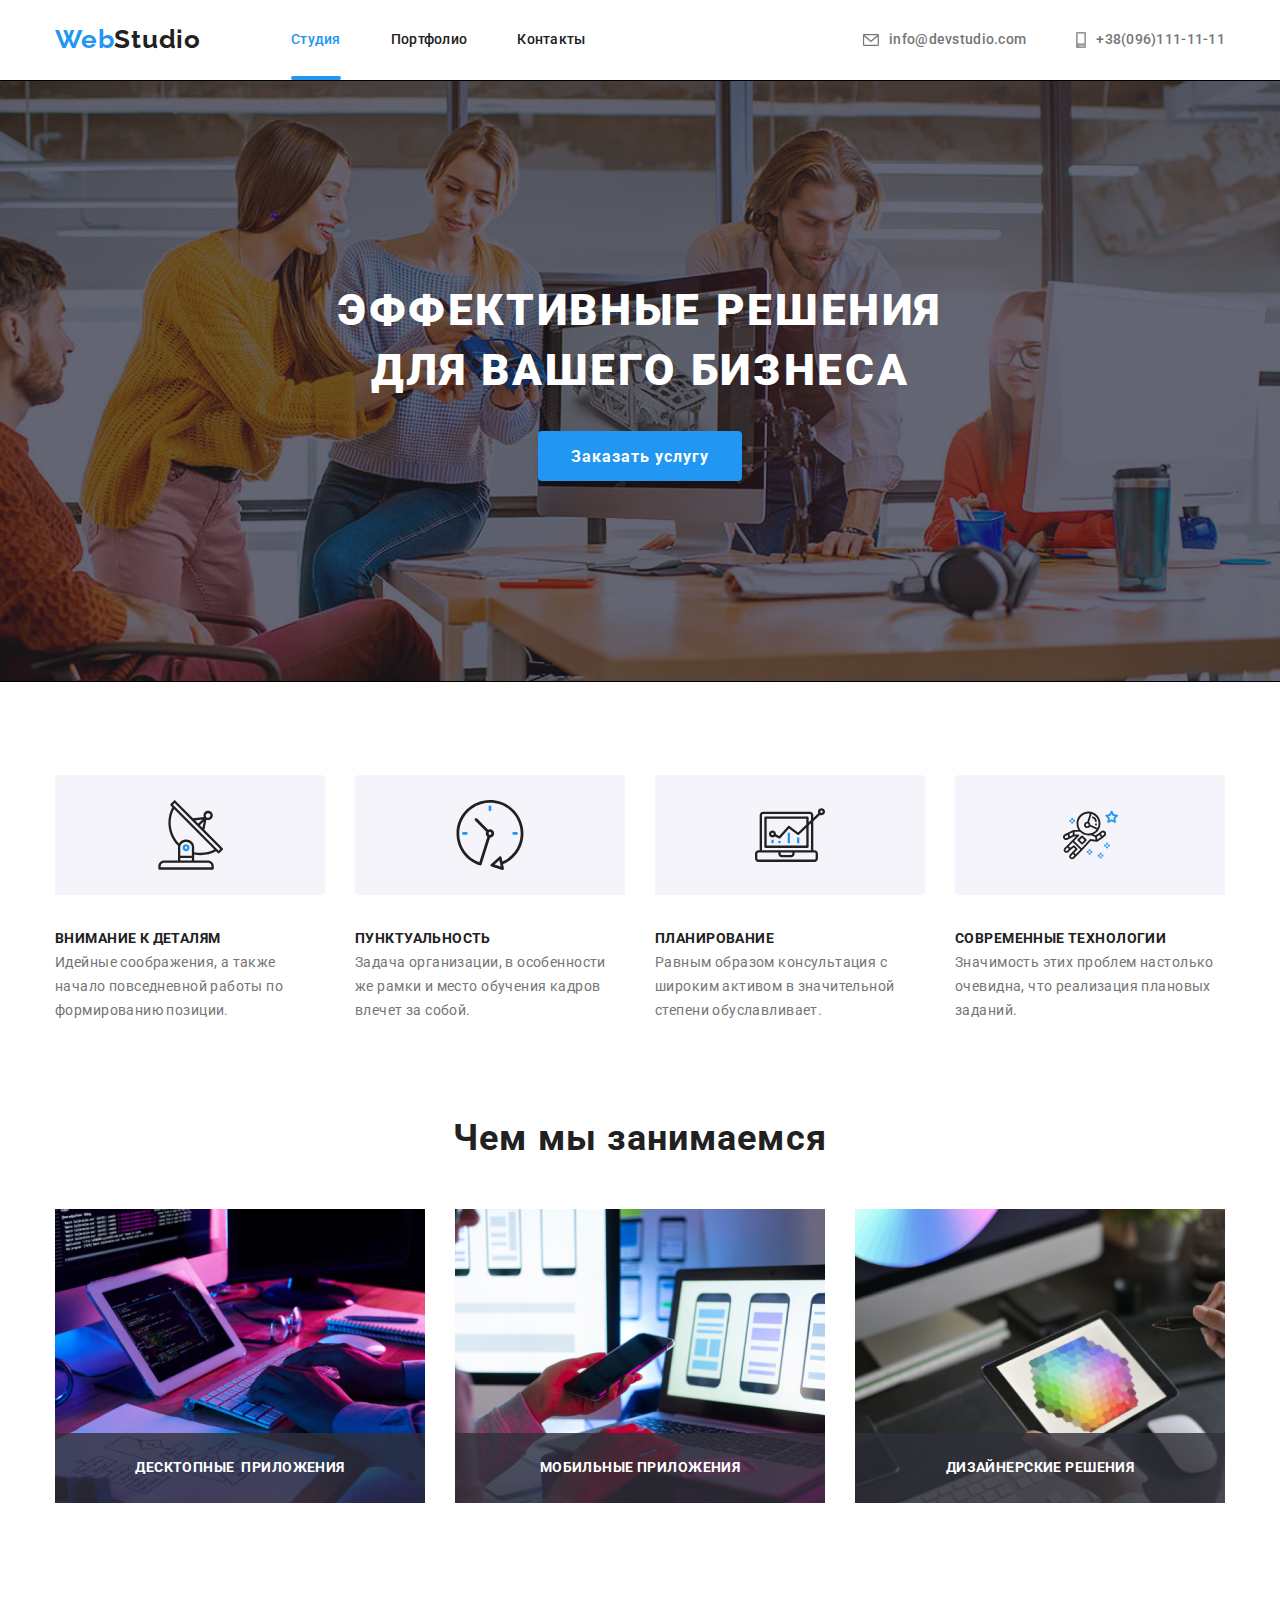
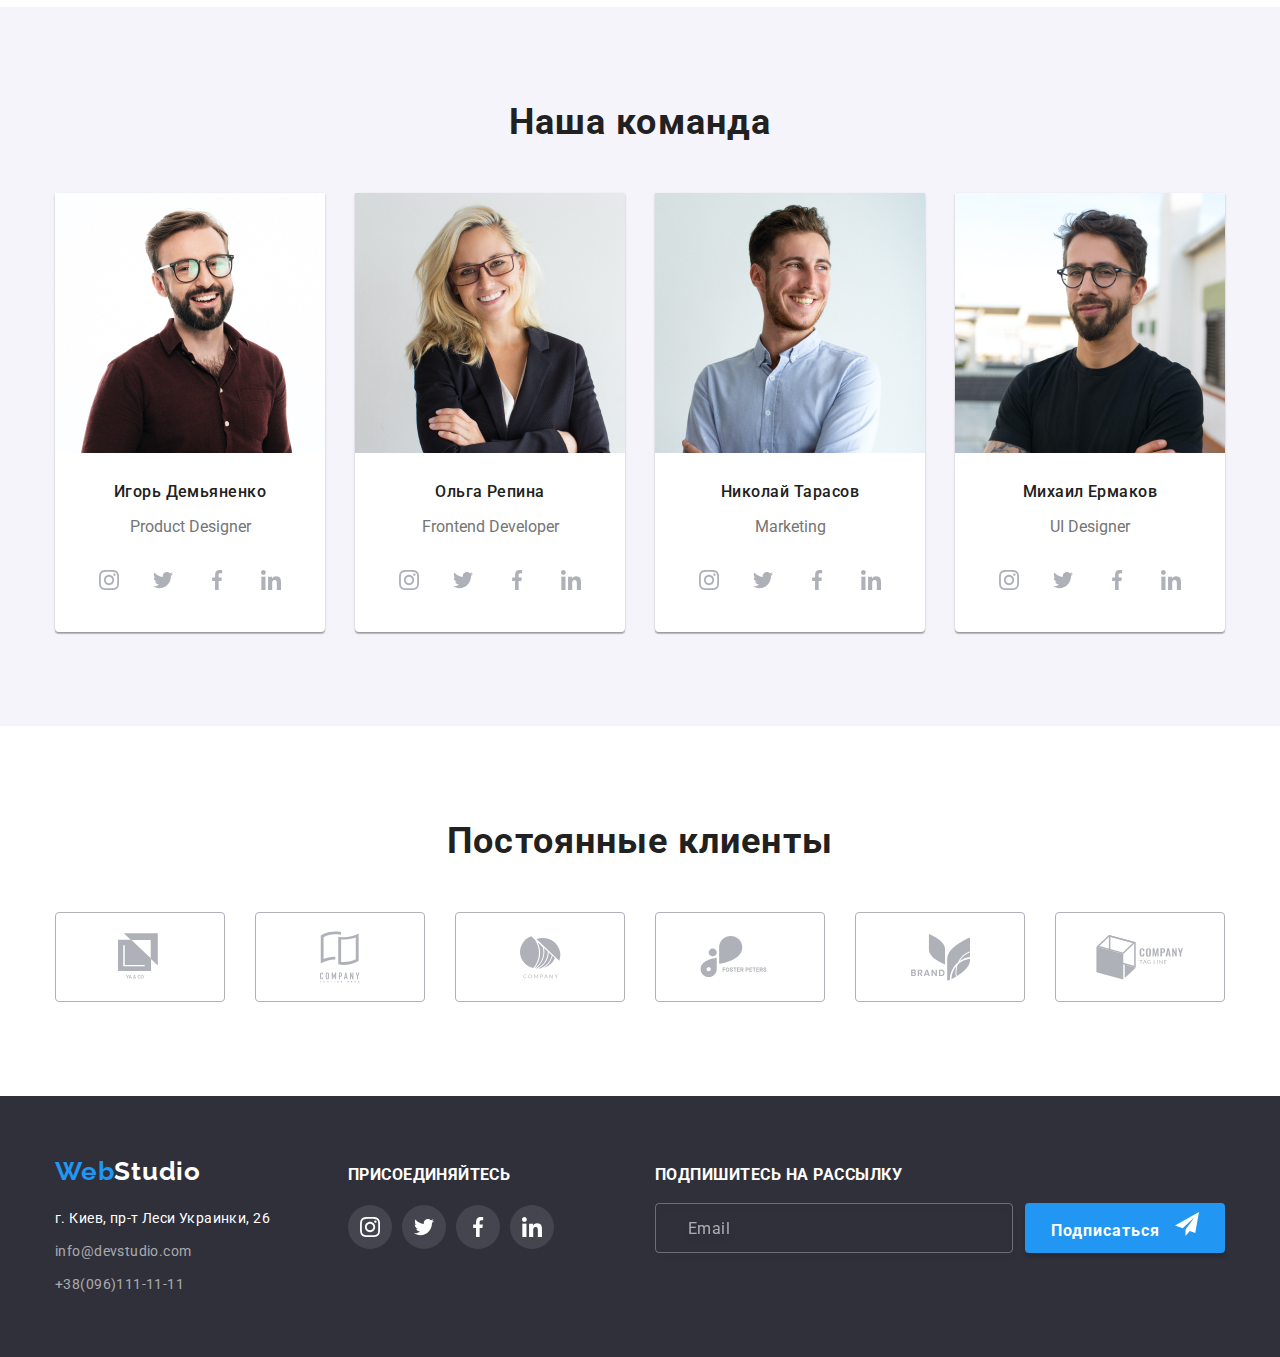
<file: index.html>
<!DOCTYPE html>
<html lang="ru">

<head>
    <meta charset="UTF-8"/>
    <meta http-equiv="X-UA-Compatible" content="IE=edge"/>
    <meta name="viewport" content="width=device-width, initial-scale=1.0"/>
    <title>WebSite</title>
    <link rel="preconnect" href="https://fonts.gstatic.com"/> 
    <link href="https://fonts.googleapis.com/css2?family=Raleway:wght@700&family=Roboto:wght@400;500;700;900&display=swap" rel="stylesheet"/>
    <link rel="stylesheet" href="http://cdnjs.cloudflare.com/ajax/libs/modern-normalize/0.2.0/modern-normalize.min.css"/>
    <link rel="stylesheet" href="./css/styles.min.css"/>
</head>

<body>

  <!--Header section -->

<header class="header">
<div class="container header--pos">    
    <a class="link logo header__logo--pos" href="./index.html"><span class="logo__color">Web</span>Studio</a>
      <nav class="menu--pos">
        <ul class="list menu  menu__title--color">
            <li class="menu__item"><a class="link menu__link current" href="./index.html">Студия</a></li>                
            <li class="menu__item"><a class="link menu__link" href="./portfolio.html">Портфолио</a></li>               
            <li class="menu__item"><a class="link menu__link" href="tel:+380961111111">Контакты</a></li> 
        </ul>
    </nav>
    <ul class="list menu contact-list">
        <li class="menu__item">
            <a class="link menu__link" 
            href="mailto:info@devstudio.com">
                <svg class="menu__icon" width="16" height="12">
                    <use href="./images/sprite.svg#icon-envelope"></use>
                </svg>info@devstudio.com</a></li>
        <li class="menu__item">
            <a class="link menu__link" 
            href="tel:+380961111111">
            <svg class="menu__icon" width="10" height="16">
                <use href="./images/sprite.svg#icon-smartphone"></use>
            </svg>+38(096)111-11-11</a></li>            
    </ul>
    </div>  
</header>

    <!--Main-->

<main>
    <section class="hero  hero__overlay dark-bg">
       <div class="container hero__content">
            <h1 class="hero__title">Эффективные решения для вашего бизнеса </h1>
            <button class="btn" type="button" data-modal-open>Заказать услугу</button> 
        </div>
    </section>

        <!--Soft-Skill-section-->

<section class="section">
<div class="container">
    <h2 class="visually-hidden ">Характеристика</h2 >            
        <ul class="list skills__list">
            <li class="skill__item">
                <a class="skill__link" href="" target=" blank" rel="noopener noreferrer">
                    <svg class="skill__icon" width="65" height="70">
                        <use href="./images/sprite.svg#icon-Group"></use>
                    </svg>
                </a>
                <h3 class="skill__title">Внимание к деталям</h3>
                <p class="skill__text">Идейные соображения, а также начало повседневной работы по формированию позиции.</p>
            </li>
            <li class="skill__item">
                <a class="skill__link" href="" target=" blank" rel="noopener noreferrer">
                    <svg class="skill__icon" width="70" height="70" >
                        <use href="./images/sprite.svg#icon-clock"></use>
                    </svg>
                </a>
                <h3 class="skill__title">Пунктуальность</h3>
                <p class="skill__text">Задача организации, в особенности же рамки и место обучения кадров влечет за собой.</p>
            </li>
            <li class="skill__item"> 
                <a class="skill__link" href="" target=" blank" rel="noopener noreferrer">
                    <svg class="skill__icon" width="70" height="70">
                        <use href="./images/sprite.svg#icon-diagram"></use>
                    </svg>
                </a> 
                <h3 class="skill__title">Планирование</h3>
                <p class="skill__text">Равным образом консультация с широким активом в значительной степени обуславливает.</p>
            </li>
            <li class="skill__item">
                <a class="skill__link" href="" target=" blank" rel="noopener noreferrer">
                    <svg class="skill__icon" width="55" height="60">
                        <use href="./images/sprite.svg#icon-astronaut"></use>
                    </svg>
                </a>
                <h3 class="skill__title">Современные технологии</h3>
                <p class="skill__text">Значимость этих проблем настолько очевидна, что реализация плановых заданий.</p>
            </li>
        </ul>
    </div>
</section>

    <!--Work-section-->

<section class="section section-pad">
<div class="container">
    <h2 class="section__title">Чем мы занимаемся</h2>
        <ul class="list work__list">

        <li class="work__item">
            <a class="link" href="">
                <div class="product-thumb">
                    <img src="./images/box/img1.jpg" width="370" alt="Разработка сайтов">
                    <p>десктопные  приложения</p>
            </div>
        </a>      
    </li>
        <li class="work__item">
            <a class="link" href="">
                <div class="product-thumb">
                <img src="./images/box/img2.jpg" width="370" alt="Вебдизайн сайта">
                    <p>мобильные приложения</p>
            </div>
        </a>
</li>
        <li class="work__item">
            <a class="link" href="">
                <div class="product-thumb">
                    <img src="./images/box/img3.jpg" width="370" alt="Реклама сайта">
                    <p>дизайнерские решения</p>
                </div>
            </a>
        </li>
    </ul>
</div>
</section>

        <!--Team section-->


        <section class="section team__bg">
            <div class="container">
            <h2 class="section__title">Наша команда</h2>
            <ul class="list team__list">
                <li class="team__item team__card--bg">
                    <img src="./images/team/img1.jpg" width="270" alt="Product Designer">
                    <h3 class="team__title">Игорь Демьяненко</h3>
                    <p class="team__profesion--pos" lang="en"> Product Designer</p>
            <ul class="social-icon__list">
                <li class="social-icon__item">
                    <a class="social-icon__link" href="" target=" blank" rel="noopener noreferrer">
                        <svg class="social-icon__icon" >
                            <use href="./images/sprite.svg#icon-instagram"></use>
                        </svg>
                    </a>
                </li>
                <li class="social-icon__item">
                    <a class="social-icon__link" href="" target=" blank" rel="noopener noreferrer">
                        <svg class="social-icon__icon" >
                            <use href="./images/sprite.svg#icon-twitter"></use>
                        </svg>
                    </a>
                </li>
                <li class="social-icon__item">
                    <a class="social-icon__link" href="" target=" blank" rel="noopener noreferrer">
                        <svg class="social-icon__icon">
                            <use href="./images/sprite.svg#icon-facebook"></use>
                        </svg>
                    </a>
                </li>
                <li class="social-icon__item">
                    <a class="social-icon__link" href="" target=" blank" rel="noopener noreferrer">
                        <svg class="social-icon__icon" >
                            <use href="./images/sprite.svg#icon-linkedin"></use>
                        </svg>
                    </a>
                </li>
            </ul>
        </li>
                <li class="team__item team__card--bg">
                    <img src="./images/team/img2.jpg" width="270" alt="Frontend Developer">
                    <h3 class="team__title">Ольга Репина</h3>
                    <p class="team__profesion--pos" lang="en">Frontend Developer</p>
                    <ul class="social-icon__list">
                        <li class="social-icon__item">
                            <a class="social-icon__link" href="" target=" blank" rel="noopener noreferrer">
                                <svg class="social-icon__icon" >
                                    <use href="./images/sprite.svg#icon-instagram"></use>
                                </svg>
                            </a>
                        </li>
                        <li class="social-icon__item">
                            <a class="social-icon__link" href="" target=" blank" rel="noopener noreferrer">
                                <svg class="social-icon__icon" >
                                    <use href="./images/sprite.svg#icon-twitter"></use>
                                </svg>
                            </a>
                        </li>
                        <li class="social-icon__item">
                            <a class="social-icon__link" href="" target=" blank" rel="noopener noreferrer">
                                <svg class="social-icon__icon" >
                                    <use href="./images/sprite.svg#icon-facebook"></use>
                                </svg>
                            </a>
                        </li>
                        <li class="social-icon__item">
                            <a class="social-icon__link" href="" target=" blank" rel="noopener noreferrer">
                                <svg class="social-icon__icon" >
                                    <use href="./images/sprite.svg#icon-linkedin"></use>
                                </svg>
                            </a>
                        </li>
                    </ul>
                </li>
                   
                <li class="team__item team__card--bg">
                    <img src="./images/team/img3.jpg" width="270" alt="Marketing">
                    <h3 class="team__title">Николай Тарасов</h3>
                    <p class="team__profesion--pos" lang="en">Marketing</p>
                    <ul class="social-icon__list">
                        <li class="social-icon__item">
                            <a class="social-icon__link" href="" target=" blank" rel="noopener noreferrer">
                                <svg class="social-icon__icon" >__
                                    <use href="./images/sprite.svg#icon-instagram"></use>
                                </svg>
                            </a>
                        </li>
                        <li class="social-icon__item">
                            <a class="social-icon__link" href="" target=" blank" rel="noopener noreferrer">
                                <svg class="social-icon__icon" >
                                    <use href="./images/sprite.svg#icon-twitter"></use>
                                </svg>
                            </a>
                        </li>
                        <li class="social-icon__item">
                            <a class="social-icon__link" href="" target=" blank" rel="noopener noreferrer">
                                <svg class="social-icon__icon" >
                                    <use href="./images/sprite.svg#icon-facebook"></use>
                                </svg>
                            </a>
                        </li>

                        <li class="social-icon__item">
                            <a class="social-icon__link" href="" target=" blank" rel="noopener noreferrer">
                                <svg class="social-icon__icon" >
                                    <use href="./images/sprite.svg#icon-linkedin"></use>
                                </svg>
                            </a>
                        </li>
                    </ul>
                </li>

                <li class="team__item team__card--bg">
                    <img src="./images/team/img4.jpg" width="270" alt="UL Designer">
                    <h3 class="team__title">Михаил Ермаков</h3>
                    <p class="team__profesion--pos" lang="en">UI Designer</p>
                    <ul class="social-icon__list">
                        <li class="social-icons__item">
                            <a class="social-icon__link" href="" target=" blank" rel="noopener noreferrer">
                                <svg class="social-icon__icon" >
                                    <use href="./images/sprite.svg#icon-instagram"></use>
                                </svg>
                            </a>
                        </li>
                        <li class="social-icon__item">
                            <a class="social-icon__link" href="" target=" blank" rel="noopener noreferrer">
                                <svg class="social-icon__icon" >
                                    <use href="./images/sprite.svg#icon-twitter"></use>
                                </svg>
                            </a>
                        </li>
                        <li class="social-icon__item">
                            <a class="social-icon__link" href="" target=" blank" rel="noopener noreferrer">
                                <svg class="social-icon__icon" >
                                    <use href="./images/sprite.svg#icon-facebook"></use>
                                </svg>
                            </a>
                        </li>
                        <li class="social-icon__item">
                            <a class="social-icon__link" href="" target=" blank" rel="noopener noreferrer">
                                <svg class="social-icon__icon" >
                                    <use href="./images/sprite.svg#icon-linkedin"></use>
                                </svg>
                            </a>
                        </li>
                    </ul>
                </li>
                
            </ul>
        </div>
        </section>
        <section class="section section-client">
            <div class="container">
                <h2 class="section__title">Постоянные клиенты</h2>
                <ul class="client-icon__list">
                    <li class="client-icon__item">
                        <a class="client-icon__link" href="" target=" blank" rel="noopener noreferrer">
                            <svg class="client-icon__icon" width="44" height="49"> 
                                <use href="./images/sprite.svg#icon-logo1"></use>
                            </svg>
                        </a>
                    </li>
                    <li class="client-icon__item">
                        <a class="client-icon__link" href="" target=" blank" rel="noopener noreferrer">
                            <svg class="client-icon__icon" width="40" height="52"> 
                                <use href="./images/sprite.svg#icon-logo2"></use>
                            </svg>
                        </a>
                    </li>
                    <li class="client-icon__item">
                        <a class="client-icon__link" href="" target=" blank" rel="noopener noreferrer">
                            <svg class="client-icon__icon" width="41" height="43"> 
                                <use href="./images/sprite.svg#icon-logo3"></use>
                            </svg>
                        </a>
                    </li>
                    <li class="client-icon__item">
                        <a class="client-icon__link" href="" target=" blank" rel="noopener noreferrer">
                            <svg class="client-icon__icon" width="80" height="42"> 
                                <use href="./images/sprite.svg#icon-logo4"></use>
                            </svg>
                        </a>
                    </li>
                    <li class="client-icon__item">
                        <a class="client-icon__link" href="" target=" blank" rel="noopener noreferrer">
                            <svg class="client-icon__icon" width="59" height="47">
                                <use href="./images/sprite.svg#icon-logo5"></use>
                            </svg>
                        </a>
                    </li>
                    <li class="client-icon__item">
                        <a class="client-icon__link" href="" target=" blank" rel="noopener noreferrer">
                            <svg class="client-icon__icon" width="88" height="45">
                                <use href="./images/sprite.svg#icon-logo6"></use>
                            </svg>
                        </a>
                    </li>
                </ul>

            </div>
        </section>
    </main>

    <!--Footer section-->

    <footer class="section__footer--pad dark-bg">
            <div class="container section__footer">
                <div>
                <a class="link logo logo--color logo--pos" href=""><span class="logo__color">Web</span>Studio</a> 
                <address class="address">
                    <a class="link address--pos logo--color" href="https://goo.gl/maps/yNCUUCKr8o5QB21A8"> г. Киев, пр-т Леси Украинки, 26</a> 
                    <a class="link address--pos"  href="mailto:info@devstudio.com">info@devstudio.com</a> 
                    <a class="link"  href="tel:+380961111111"> +38(096)111-11-11</a>
                </address>
            </div>
            <div class="footer__title">
                <h3 class="footer__title--pos">присоединяйтесь</h3>
                <ul class="social-icon__list">
                    <li class="social-icon__item">
                        <a class="social-icon__link social-icon--colorbg" href="" target=" blank" rel="noopener noreferrer">
                            <svg class="social-icon__icon social-icon--color" >
                                <use href="./images/sprite.svg#icon-instagram"></use>
                            </svg>
                        </a>
                    </li>
                    <li class="social-icon__item">
                        <a class="social-icon__link social-icon--colorbg" href="" target=" blank" rel="noopener noreferrer">
                            <svg class="social-icon__icon social-icon--color" >
                                <use href="./images/sprite.svg#icon-twitter"></use>
                            </svg>
                        </a>
                    </li>
                    <li class="social-icon__item">
                        <a class="social-icon__link social-icon--colorbg" href="" target=" blank" rel="noopener noreferrer">
                            <svg class="social-icon__icon social-icon--color" >
                                <use href="./images/sprite.svg#icon-facebook"></use>
                            </svg>
                        </a>
                    </li>
                    <li class="social-icon__item">
                        <a class="social-icon__link social-icon--colorbg" href="" target=" blank" rel="noopener noreferrer">
                            <svg class="social-icon__icon social-icon--color" >
                                <use href="./images/sprite.svg#icon-linkedin"></use>
                            </svg>
                        </a>
                    </li>
                </ul>
            </div>
            <div class="subscribe">
                <form class="subscribe__field">
                  <p class="subscribe__title">Подпишитесь на рассылку</p>
                  <div class="subscribe--pos">
                    <input class="subscribe__input"
                      type="email"
                      name="email"
                      placeholder="Email"
                    />
                    <button type="submit" class="footer-button main-button ">
                      Подписаться
                      <svg class="subscribe__icon">
                        <use href="./images/sprite.svg#icon-send"></use>
                      </svg>
                    </button>
                  </div>
                </form>
              </div>
        </div>
        
    </footer>

    <div class="backdrop is-hidden" data-backdrop>
        <div class="modal">
           <button class=" modal__btn--close" data-modal-close>
               <svg class="modal__btnicon" width="11" height="11">
            <use href="./images/sprite.svg#icon-vector"></use>
        </svg></button>
              <form>
                <h3 class="modal__title">Оставьте свои данные, мы вам перезвоним</h3>
                <div class="modal__wrap">
                  <label for="name" class="modal__field">Имя</label>
                  <div class="input__wrap">
                    <input type="text" class="modal__input" name="name" id="name" />
                    <svg class="modal__icon" width="18" height="18">
                      <use href="./images/sprite.svg#icon-person"></use>
                    </svg>
                  </div>
      
                  <label for="tel" class="modal__field">Телефон</label>
                  <div class="input__wrap">
                    <input type="tel" class="modal__input" name="tel" id="tel" />
                    <svg class="modal__icon" width="18" height="18">
                      <use href="./images/sprite.svg#icon-form-tel"></use>
                    </svg>
                  </div>
      
                  <label for="mail" class="modal__field">Почта</label>
                  <div class="input__wrap">
                    <input type="email" class="modal__input" name="mail" id="mail" />
                    <svg class="modal__icon" width="18" height="18">
                      <use href="./images/sprite.svg#icon-form-email"></use>
                    </svg>
                  </div>


                  <label for="comment" class="modal__field">Комментарий</label>
                  <textarea
                    class="modal__input modal__comment"
                    name="comment"
                    id="comment"
                    placeholder="Введите текст"
                  ></textarea>
      
                  <label class="check">
                    <input class="check__input" type="checkbox" name="agreement"/>
                    <svg width="18" height="18" class="check__icon">
                        <use href="./images/sprite.svg#icon-check"></use>
                      </svg>
                    <span class="">
                    Соглашаюсь с рассылкой и принимаю
                    <a href="" class="modal__text">Условия договора</a></span>
                  </label>
      
                  <button type="submit" class="main-button modal__btn--submit">
                    Отправить
                  </button>
                </div>
              </form>   
        </div>
    </div>
    <script src="./js/modal.js"></script>
</body>

</html>
</file>
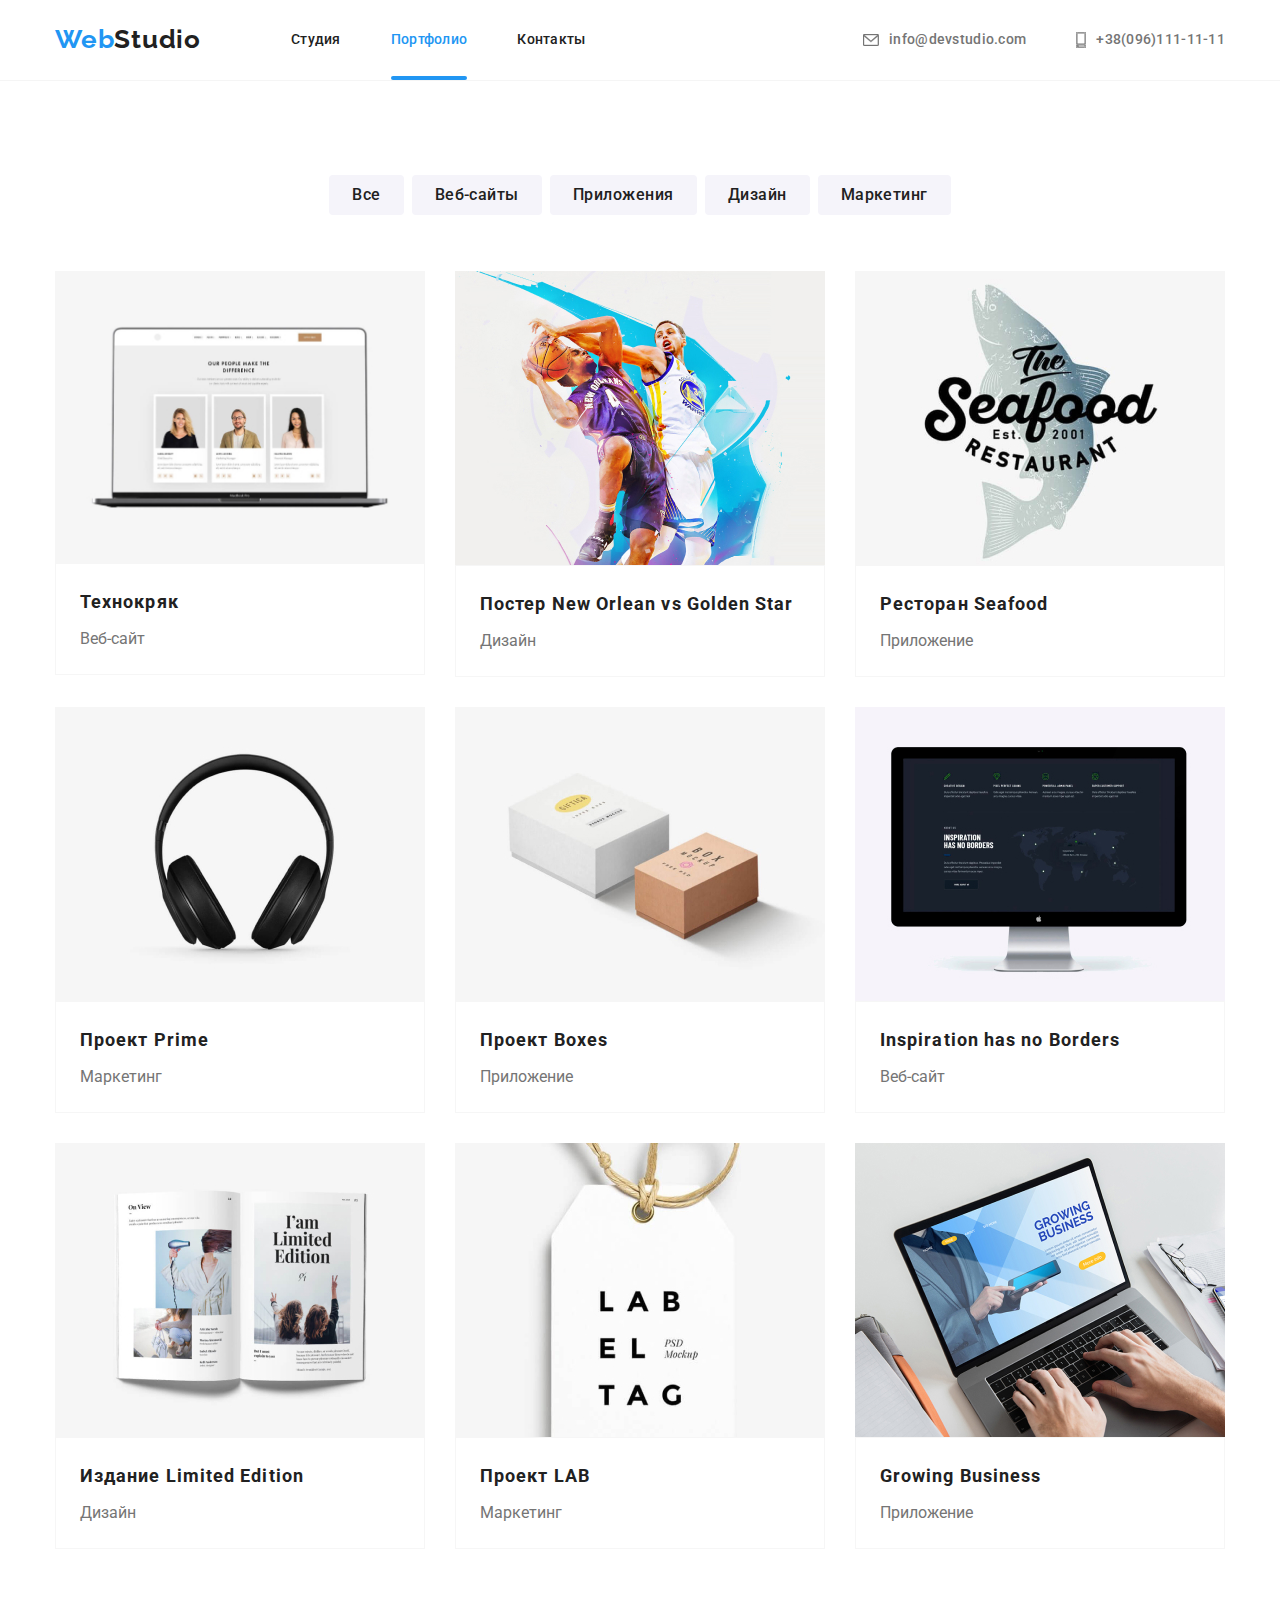
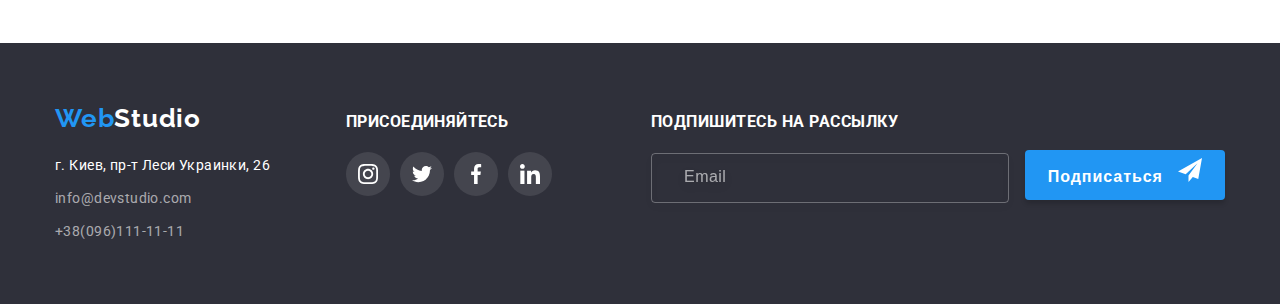
<file: portfolio.html>
<!DOCTYPE html>
<html lang="en">
<head>
    <meta charset="UTF-8">
    <meta http-equiv="X-UA-Compatible" content="IE=edge">
    <meta name="viewport" content="width=device-width, initial-scale=1.0">
    <title>Портфолио</title>
    <link rel="preconnect" href="https://fonts.gstatic.com"> 
    <link href="https://fonts.googleapis.com/css2?family=Raleway:wght@700&family=Roboto:wght@400;500;700;900&display=swap" rel="stylesheet">
     <link rel="stylesheet" href="./css/styles.min.css">
</head>
<body>

   <!--Header section -->

   <header class="header">
    <div class="container header--pos">    
        <a class="link logo header__logo--pos" href="./index.html"><span class="logo__color">Web</span>Studio</a>
          <nav class="menu--pos">
            <ul class="list menu  menu__title--color">
                <li class="menu__item"><a class="link menu__link " href="./index.html">Студия</a></li>                
                <li class="menu__item"><a class="link menu__link current" href="./portfolio.html">Портфолио</a></li>               
                <li class="menu__item"><a class="link menu__link" href="tel:+380961111111">Контакты</a></li> 
            </ul>
        </nav>
        <ul class="list menu contact-list">
            <li class="menu__item">
                <a class="link menu__link" 
                href="mailto:info@devstudio.com">
                    <svg class="menu__icon" width="16" height="12">
                        <use href="./images/sprite.svg#icon-envelope"></use>
                    </svg>info@devstudio.com</a></li>
            <li class="menu__item">
                <a class="link menu__link" 
                href="tel:+380961111111">
                <svg class="menu__icon" width="10" height="16">
                    <use href="./images/sprite.svg#icon-smartphone"></use>
                </svg>+38(096)111-11-11</a></li>            
        </ul>
        </div>  
    </header>
    <!--Main section-->  

    <main>
        <section class="section section-portfolio">
            <div class="container">
            <h1 class="visually-hidden ">Портфолио</h1>
                <nav class="nav portfolio--pos">
                    <ul class="list portfolio__list">
                        <li class="portfolio__item"><button class="portfolio__btn portfolio__btn--shadow" type="button">Все</button></li>
                        <li class="portfolio__item"><button class="portfolio__btn portfolio__btn--shadow" type="button">Веб-сайты</button></li>
                        <li class="portfolio__item"><button class="portfolio__btn portfolio__btn--shadow" type="button">Приложения</button></li>
                        <li class="portfolio__item"><button class="portfolio__btn portfolio__btn--shadow" type="button">Дизайн</button></li>
                        <li class="portfolio__item"><button class="portfolio__btn portfolio__btn--shadow" type="button">Маркетинг</button></li>
                    </ul>
                </nav>
<h2 class="portfolio__title visually-hidden " >Наши работы</h2>
<ul class="list grid">
    <li class="grid__item">
        <a class="link grid--shadow" href="">
                <div class="project__thumb">
                    <img src="./images/webstudio/img1.jpg" width="370" alt="Веб-сайт">     
                <div class="project__overlay">
                    <p class="project__overlay--color">Технокряк это современная площадка распространения коронавируса. Компании используют эту платформу для цифрового
                        шпионажа и атак на защищённые сервера конкурентов.</p>
                </div>
                </div>
        <div class="grid__border">
            <h2 class="portfolio__title" >Технокряк</h2>
            <p>Веб-сайт</p>
        </div>
        </a>
    </li>
   

    <li class="grid__item">
        <a class="link grid--shadow" href="">
                <div class="project__thumb">
                    <img src="./images/webstudio/img2.jpg" width="370" alt="Дизайн">     
                <div class="project__overlay">
                    <p class="project__overlay--color">Технокряк это современная площадка распространения коронавируса. Компании используют эту платформу для цифрового
                        шпионажа и атак на защищённые сервера конкурентов.</p>
                </div>
                </div>
        <div class="grid__border">
            <h2 class="portfolio__title" >Постер New Orlean vs Golden Star</h2>
            <p>Дизайн</p>
        </div>
        </a>
    </li>

    <li class="grid__item">
        <a class="link grid--shadow" href="">
                <div class="project__thumb">
                    <img src="./images/webstudio/img3.jpg" width="370" alt="Приложение">      
                <div class="project__overlay">
                    <p class="project__overlay--color">Технокряк это современная площадка распространения коронавируса. Компании используют эту платформу для цифрового
                        шпионажа и атак на защищённые сервера конкурентов.</p>
                </div>
                </div>
        <div class="grid__border">
            <h2 class="portfolio__title" >Ресторан Seafood</h2>
            <p>Приложение</p>
        </div>
        </a>
    </li>

    <li class="grid__item">
        <a class="link grid--shadow" href="">
                <div class="project__thumb">
                    <img src="./images/webstudio/img4.jpg" width="370" alt="Маркетинг">      
                <div class="project__overlay">
                    <p class="project__overlay--color">Технокряк это современная площадка распространения коронавируса. Компании используют эту платформу для цифрового
                        шпионажа и атак на защищённые сервера конкурентов.</p>
                </div>
                </div>
        <div class="grid__border">
            <h2 class="portfolio__title" >Проект Prime</h2>
            <p>Маркетинг</p>
        </div>
        </a>
    </li>

    <li class="grid__item">
        <a class="link grid--shadow" href="">
                <div class="project__thumb">
                    <img src="./images/webstudio/img5.jpg" width="370" alt="Приложение">      
                <div class="project__overlay">
                    <p class="project__overlay--color">Технокряк это современная площадка распространения коронавируса. Компании используют эту платформу для цифрового
                        шпионажа и атак на защищённые сервера конкурентов.</p>
                </div>
                </div>
        <div class="grid__border">
            <h2 class="portfolio__title" >Проект Boxes</h2>
            <p>Приложение</p>
        </div>
        </a>
    </li>

    <li class="grid__item">
        <a class="link grid--shadow" href="">
                <div class="project__thumb">
                    <img src="./images/webstudio/img6.jpg" width="370" alt="Веб-сайт">  
                <div class="project__overlay">
                    <p class="project__overlay--color">Технокряк это современная площадка распространения коронавируса. Компании используют эту платформу для цифрового
                        шпионажа и атак на защищённые сервера конкурентов.</p>
                </div>
                </div>
        <div class="grid__border">                                       
            <h2 class="portfolio__title">Inspiration has no Borders</h2>
            <p>Веб-сайт</p>
        </div>
        </a></li>

        <li class="grid__item">
            <a class="link grid--shadow" href="">
                    <div class="project__thumb">
                        <img src="./images/webstudio/img7.jpg" width="370" alt="Дизайн">  
                    <div class="project__overlay">
                        <p class="project__overlay--color">Технокряк это современная площадка распространения коронавируса. Компании используют эту платформу для цифрового
                            шпионажа и атак на защищённые сервера конкурентов.</p>
                    </div>
                    </div>
        <div class="grid__border">                                                  
            <h2 class="portfolio__title">Издание Limited Edition</h2>
            <p class="">Дизайн</p>
        </div>
        </a></li>

        <li class="grid__item">
            <a class="link grid--shadow" href="">
                    <div class="project__thumb">
                        <img src="./images/webstudio/img8.jpg" width="370" alt="Маркетинг">  
                    <div class="project__overlay">
                        <p class="project__overlay--color">Технокряк это современная площадка распространения коронавируса. Компании используют эту платформу для цифрового
                            шпионажа и атак на защищённые сервера конкурентов.</p>
                    </div>
                    </div>
            <div class="grid__border">                                                  
            <h2 class="portfolio__title">Проект LAB</h2>
            <p class="">Маркетинг</p>
        </div>
        </a></li>

        <li class="grid__item">
            <a class="link grid--shadow" href="">
                    <div class="project__thumb">
                        <img src="./images/webstudio/img9.jpg" width="370" alt="Приложение"> 
                    <div class="project__overlay">
                        <p class="project__overlay--color">Технокряк это современная площадка распространения коронавируса. Компании используют эту платформу для цифрового
                            шпионажа и атак на защищённые сервера конкурентов.</p>
                    </div>
                    </div>
        <div class="grid__border">                                                  
            <h2 class="portfolio__title">Growing Business</h2>
            <p class="">Приложение</p>
        </div>
        </a></li>
</ul> 
</div>   
</section>
    </main>
<!--Footer section-->
<footer class="section__footer--pad dark-bg">
    <div class="container section__footer">
        <div>
        <a class="link logo logo--color logo--pos" href=""><span class="logo__color">Web</span>Studio</a> 
        <address class="address">
            <a class="link address--pos logo--color" href="https://goo.gl/maps/yNCUUCKr8o5QB21A8"> г. Киев, пр-т Леси Украинки, 26</a> 
            <a class="link address--pos"  href="mailto:info@devstudio.com">info@devstudio.com</a> 
            <a class="link"  href="tel:+380961111111"> +38(096)111-11-11</a>
        </address>
    </div>
    <div class="footer__title">
        <h3 class="footer__title--pos">присоединяйтесь</h3>
        <ul class="social-icon__list">
            <li class="social-icon__item">
                <a class="social-icon__link social-icon--colorbg" href="" target=" blank" rel="noopener noreferrer">
                    <svg class="social-icon__icon social-icon--color" >
                        <use href="./images/sprite.svg#icon-instagram"></use>
                    </svg>
                </a>
            </li>
            <li class="social-icon__item">
                <a class="social-icon__link social-icon--colorbg" href="" target=" blank" rel="noopener noreferrer">
                    <svg class="social-icon__icon social-icon--color" >
                        <use href="./images/sprite.svg#icon-twitter"></use>
                    </svg>
                </a>
            </li>
            <li class="social-icon__item">
                <a class="social-icon__link social-icon--colorbg" href="" target=" blank" rel="noopener noreferrer">
                    <svg class="social-icon__icon social-icon--color" >
                        <use href="./images/sprite.svg#icon-facebook"></use>
                    </svg>
                </a>
            </li>
            <li class="social-icon__item">
                <a class="social-icon__link social-icon--colorbg" href="" target=" blank" rel="noopener noreferrer">
                    <svg class="social-icon__icon social-icon--color" >
                        <use href="./images/sprite.svg#icon-linkedin"></use>
                    </svg>
                </a>
            </li>
        </ul>
    </div>
    <div class="subscribe">
        <form class="field">
          <p class="subscribe__title">Подпишитесь на рассылку</p>
          <div class="form-div">
            <input class="subscribe__input"
              type="email"
              name="email"
              placeholder="Email"
            />
            <button type="submit" class="footer-button main-button ">
              Подписаться
              <svg class="subscribe__icon">
                <use href="./images/sprite.svg#icon-send"></use>
              </svg>
            </button>
          </div>
        </form>
      </div>
</div>

</footer>

<div class="backdrop is-hidden" data-backdrop>
<div class="modal">
   <button class=" modal__btn--close" data-modal-close>
       <svg class="modal__btnicon" width="11" height="11">
    <use href="./images/sprite.svg#icon-vector"></use>
</svg></button>
      <form>
        <h3 class="modal__title">Оставьте свои данные, мы вам перезвоним</h3>
        <div class="modal__wrap">
          <label for="name" class="modal__field">Имя</label>
          <div class="input-wrap">
            <input type="text" class="modal__input" name="name" id="name" />
            <svg class="modal__icon" width="18" height="18">
              <use href="./images/sprite.svg#icon-person"></use>
            </svg>
          </div>

          <label for="tel" class="modal__field">Телефон</label>
          <div class="input-wrap">
            <input type="tel" class="modal__input" name="tel" id="tel" />
            <svg class="modal__icon" width="18" height="18">
              <use href="./images/sprite.svg#icon-form-tel"></use>
            </svg>
          </div>

          <label for="mail" class="modal__field">Почта</label>
          <div class="input-wrap">
            <input type="email" class="modal__input" name="mail" id="mail" />
            <svg class="modal__icon" width="18" height="18">
              <use href="./images/sprite.svg#icon-form-email"></use>
            </svg>
          </div>


          <label for="comment" class="modal__field">Комментарий</label>
          <textarea
            class="modal__input modal__comment"
            name="comment"
            id="comment"
            placeholder="Введите текст"
          ></textarea>

          <label class="check">
            <input class="check__input" type="checkbox" name="agreement"/>
            <svg width="18" height="18" class="check__icon">
                <use href="./images/sprite.svg#icon-check"></use>
              </svg>
            <span class="">
            Соглашаюсь с рассылкой и принимаю
            <a href="" class="modal__text">Условия договора</a></span>
          </label>

          <button type="submit" class="main-button modal__btn--submit">
            Отправить
          </button>
        </div>
      </form>   
</div>
</div>
<script src="./js/modal.js"></script>
</body>
</html>
</file>
<file: css/styles.min.css>
:root{--main-text-color: #757575;--title-color:#212121;--accent-color-hover:#188CE8;--accent-color:#2196F3;--dark-bg-color:#2F303A;--grey-bg-color:#F5F4FA;--icon-bg-color-footer:rgba(255, 255, 255, 0.1);--page-title-color:#FFFFFF;--mail-tel-color: rgba(255, 255, 255, 0.6);--client-logo-color: rgba(175, 177, 184, 1);--logo-font: Raleway, sans-serit;--timing-function: cubic-bezier(0.4, 0, 0.2, 1);--animation: 300ms ease-in}@font-face{font-family:'Raleway';font-style:normal;font-weight:700;src:url("../fonts/raleway-v19-latin_cyrillic-ext_cyrillic-700.eot");src:local(""),url("../fonts/raleway-v19-latin_cyrillic-ext_cyrillic-700.eot?#iefix") format("embedded-opentype"),url("../fonts/raleway-v19-latin_cyrillic-ext_cyrillic-700.woff2") format("woff2"),url("../fonts/raleway-v19-latin_cyrillic-ext_cyrillic-700.woff") format("woff"),url("../fonts/raleway-v19-latin_cyrillic-ext_cyrillic-700.ttf") format("truetype"),url("../fonts/raleway-v19-latin_cyrillic-ext_cyrillic-700.svg#Raleway") format("svg")}html{box-sizing:border-box}*,*::before,*::after{box-sizing:inherit}body{margin:0;color:var(--main-text-color);font-family:'Roboto', sans-serif;font-style:normal;font-size:16px;line-height:1.88}a{outline:none}img{display:block;max-width:100%;height:auto}ul{list-style:none;padding:0;margin:0}h1,h2,h3,p{margin:0}.address{font-style:normal}.visually-hidden{position:absolute !important;clip:rect(1px 1px 1px 1px);clip:rect(1px, 1px, 1px, 1px);padding:0 !important;border:0 !important;height:1px !important;width:1px !important;overflow:hidden}.link{display:inline-block;align-items:center;text-decoration:none;color:inherit;transition:color var(--animation)}.link:hover,.link:focus{color:var(--accent-color)}.list{list-style:none;color:inherit;margin-top:0px;margin-bottom:0px;padding-left:0px}.current{position:relative;color:var(--accent-color)}.current:after{content:" ";position:absolute;bottom:0;left:0;display:block;width:100%;height:4px;background-color:var(--accent-color);border-radius:2px;background-repeat:no-repeat;opacity:1;transition:opasity 250ms var(--timing-function)}.container{width:1200px;padding:0 15px;margin:0 auto}.main-button{display:inline-block;align-items:center;text-align:center;text-decoration:none;margin:0 auto;border:1px solid transparent;border-radius:4px;width:200px;height:50px;font-weight:700;font-size:16px;line-height:1.87;letter-spacing:0.06em;box-shadow:0px 4px 4px rgba(0,0,0,0.15);background-color:var(--accent-color);color:var(--page-title-color);cursor:pointer;transition:color 250ms cubic-bezier(0.4, 0, 0.2, 1),fill 250ms cubic-bezier(0.4, 0, 0.2, 1),background-color 250ms cubic-bezier(0.4, 0, 0.2, 1),border-color 250ms cubic-bezier(0.4, 0, 0.2, 1),box-shadow 250ms cubic-bezier(0.4, 0, 0.2, 1)}.main-button:hover,.main-button:focus{background-color:var(--accent-color-hover)}.menu{display:flex;font-weight:500;font-size:14px;line-height:1.14;letter-spacing:0.02em}.menu__title--color{color:var(--title-color)}.menu--pos{display:flex;align-items:center;margin-right:auto}.menu__item{margin-left:50px}.menu__item:first-child{margin-left:0}.menu__link{display:flex;padding-top:32px;padding-bottom:32px}.menu__link:hover .menu__icon,.menu__link:focus .menu__icon{stroke:currentColor;fill:currentColor;transition:color 250ms cubic-bezier(0.4, 0, 0.2, 1),fill 250ms cubic-bezier(0.4, 0, 0.2, 1),background-color 250ms cubic-bezier(0.4, 0, 0.2, 1),border-color 500ms cubic-bezier(0.4, 0, 0.2, 1),box-shadow 250ms cubic-bezier(0.4, 0, 0.2, 1)}.menu__icon{margin-right:10px;fill:currentColor;stroke:currentColor}.social-icon__list{display:flex;justify-content:center;padding-bottom:30px}.social-icon__icon{width:20px;height:20px;fill:#afb1b8}.social-icon__item{margin-left:10px}.social-icon__item:first-child{margin-left:0}.social-icon__link{display:flex;justify-content:center;align-items:center;width:44px;height:44px;border-radius:50%;transition:color 500ms cubic-bezier(0.4, 0, 0.2, 1),fill 500ms cubic-bezier(0.4, 0, 0.2, 1),background-color 500ms cubic-bezier(0.4, 0, 0.2, 1),border-color 500ms cubic-bezier(0.4, 0, 0.2, 1),box-shadow 500ms cubic-bezier(0.4, 0, 0.2, 1)}.social-icon__link:hover,.social-icon__link:focus{background-color:var(--accent-color-hover)}.social-icon__link:hover .social-icon__icon,.social-icon__link:focus .social-icon__icon{fill:var(--page-title-color);transition:color 250ms cubic-bezier(0.4, 0, 0.2, 1),fill 250ms cubic-bezier(0.4, 0, 0.2, 1),background-color 250ms cubic-bezier(0.4, 0, 0.2, 1),border-color 500ms cubic-bezier(0.4, 0, 0.2, 1),box-shadow 250ms cubic-bezier(0.4, 0, 0.2, 1)}.logo{display:block;align-items:baseline;color:var(--title-color);font-family:var(--logo-font);font-weight:700;font-size:26px;line-height:1.19;letter-spacing:0.03em}.header__logo--pos{padding-top:24px;padding-bottom:25px;margin-right:90px}.logo__color{color:var(--accent-color)}.section__title{margin-bottom:50px;font-weight:700;font-size:36px;line-height:1.17;text-align:center;letter-spacing:0.03em;color:var(--title-color)}.backdrop{position:fixed;top:0;left:0;width:100%;height:100%;background-color:rgba(47,48,58,0.4)}.backdrop.is-hidden{opacity:0;pointer-events:none}.modal{position:absolute;top:50%;left:50%;transform:translate(-50%, -50%);min-width:528px;min-height:581px;background-color:#fff;display:flex;justify-content:center;padding:15px;box-shadow:0px 1px 3px rgba(0,0,0,0.12),0px 1px 1px rgba(0,0,0,0.14),0px 2px 1px rgba(0,0,0,0.2);border-radius:4px;transition:transform 250ms cubic-bezier(0.4, 0, 0.2, 1)}.modal__btn--close{position:absolute;top:8px;right:8px;width:30px;height:30px;box-sizing:border-box;outline:none;background-color:var(--page-title-color);border:1px solid rgba(0,0,0,0.1);border-radius:50%;cursor:pointer;transition:border 250ms cubic-bezier(0.4, 0, 0.2, 1)}.modal__btn--close:hover,.modal__btn--close:focus{border:1px solid var(--accent-color)}.modal__btn--close:hover .modal__btnicon,.modal__btn--close:focus .modal__btnicon{fill:var(--accent-color)}.modal__icon{position:absolute;top:30%;left:30%;transition:fill 250ms cubic-bezier(0.4, 0, 0.2, 1)}.modal__title{padding-top:40px;margin-bottom:12px;font-style:700;font-size:20px;line-height:1.15;letter-spacing:0.03em;text-align:center;color:var(--title-color)}.modal__wrap{display:flex;flex-direction:column}.modal__title{margin-bottom:12px;font-style:700;font-size:20px;line-height:1.15;letter-spacing:0.03em;text-align:center;color:var(--title-color)}.modal__field{font-size:12px;line-height:1.17;letter-spacing:0.01em;margin-bottom:4px}.modal__field:not(:first-child){margin-top:10px}.input__wrap{position:relative}.modal__input{width:100%;height:40px;padding-left:42px;cursor:pointer;border:1px solid rgba(0,0,0,0.2);border-radius:4px;transition:border-color 250ms cubic-bezier(0.4, 0, 0.2, 1)}.modal__input:hover,.modal__input:focus{border:1px solid var(--accent-color);outline-color:var(--accent-color)}.modal__input:hover+.modal__icon,.modal__input:focus+.modal__icon{fill:var(--accent-color)}.modal__icon{position:absolute;top:50%;left:12px;transform:translateY(-50%)}.modal__comment{height:120px;padding:12px 16px;resize:none;color:rgba(117,117,117,0.5);border:1px solid rgba(33,33,33,0.2);box-sizing:border-box;font-size:12px;line-height:14px;letter-spacing:0.01em}.modal__text{line-height:1.7;letter-spacing:0.03em;text-decoration-line:underline;color:var(--accent-color);transition-property:color;transition-duration:250ms;transition-timing-function:cubic-bezier(0.4, 0, 0.2, 1)}.modal__btn--submit{margin-top:30px}.check{margin-top:20px;padding-left:25px;font-size:14px;line-height:1.7;letter-spacing:0.03em;text-align:center}.check__icon{position:absolute;top:78%;left:50px;width:16px;height:15px;border:2px solid var(--title-color);border-radius:4px;cursor:pointer;margin-right:8px}.check__input{position:absolute;width:1px;height:1px;clip:rect(0 0 0 0);overflow:hidden}.check__input:checked+.check__icon{background-size:contain;background-color:var(--accent-color);border:none}.check__input{position:absolute;-webkit-appearance:none;-moz-appearance:none;appearance:none}.section{padding-top:94px;padding-bottom:94px}.section-pad{padding-top:0}.grid{display:flex;flex-wrap:wrap;margin-left:-30px;margin-top:-30px}.grid{padding:0}.grid__item{width:370px;margin-left:30px;margin-top:30px}.grid__border{width:370px;padding-top:20px;padding-bottom:20px;padding-left:24px;padding-right:24px;background-color:var(--page-title-color);border:1px solid rgba(238,238,238,0.5);box-sizing:border-box}.grid--shadow:hover,.grid--shadow:focus{background:var(--page-title-color);box-sizing:border-box;box-shadow:0px 1px 1px rgba(0,0,0,0.12),0px 4px 4px rgba(0,0,0,0.06),1px 4px 6px rgba(0,0,0,0.16)}.header{border-bottom:1px solid rgba(236,236,236,0.5)}.header--pos{display:flex;justify-content:flex-end;align-items:center}.hero{padding-top:200px;padding-bottom:200px}.hero__title{font-weight:900;font-size:44px;line-height:1.36;text-align:center;letter-spacing:0.06em;text-transform:uppercase;color:var(--page-title-color);margin-bottom:30px}.hero__content{max-width:700px;margin:0 auto}.hero__overlay{max-width:1600px;min-height:600px;margin-left:auto;margin-right:auto;outline:1px solid black;background-image:linear-gradient(to right, rgba(47,48,58,0.4), rgba(47,48,58,0.4)),url(../images/icon/Img.jpg);background-repeat:no-repeat;background-position:center;border-style:cover}.btn{display:block;align-items:center;text-align:center;text-decoration:none;border:1px solid transparent;margin:0 auto;cursor:pointer;padding:10px 32px;min-width:136px;height:50px;border-radius:4px;font-weight:700;font-size:16px;line-height:1.87;letter-spacing:0.06em;color:var(--page-title-color);background-color:var(--accent-color);box-shadow:0px 4px 4px rgba(0,0,0,0.15);transition:color 250ms cubic-bezier(0.4, 0, 0.2, 1),fill 250ms cubic-bezier(0.4, 0, 0.2, 1),background-color 250ms cubic-bezier(0.4, 0, 0.2, 1),border-color 250ms cubic-bezier(0.4, 0, 0.2, 1),box-shadow 250ms cubic-bezier(0.4, 0, 0.2, 1)}.btn:hover,.btn:focus{background-color:var(--accent-color-hover)}.skill__title{margin:0 auto;color:var(--title-color);font-weight:700;font-size:14px;line-height:1,14;letter-spacing:0.03em;text-transform:uppercase}.skills__list{display:flex}.skill__item{margin-left:30px}.skill__item:first-child{margin-left:0}.skill__link{display:flex;justify-content:center;align-items:center;width:270px;height:120px;background:var(--grey-bg-color);border-radius:4px;margin-bottom:30px}.skill__icon{fill:var(--title-color)}.skill__text{font-family:Roboto;font-style:normal;font-weight:normal;font-size:14px;line-height:1.71;letter-spacing:0.03em;color:#757575}.work__list{display:flex}.work__item{width:370px;margin-right:30px}.work__item:last-child{margin-right:0}.product-thumb{position:relative}.product-thumb p{position:absolute;bottom:0;width:100%;height:70px;font-weight:700;font-size:14px;line-height:1.14;letter-spacing:0.03em;text-transform:uppercase;color:#FFFFFF;display:flex;justify-content:center;align-items:center;background-color:rgba(47,48,58,0.8)}.team__bg{background-color:var(--grey-bg-color)}.team__title{padding-top:30px;margin:0 auto;font-weight:500;font-size:16px;line-height:1.18;letter-spacing:0.03em;color:var(--title-color)}.team__list{display:inline-flex}.team__item{width:270px;margin-right:30px}.team__item:last-child{margin-right:0}.team__profesion--pos{margin-top:10px;margin-bottom:16px}.team__card--bg{text-align:center;background:var(--page-title-color);box-shadow:0px 1px 3px rgba(0,0,0,0.12),0px 1px 1px rgba(0,0,0,0.14),0px 2px 1px rgba(0,0,0,0.2);border-radius:0px 0px 4px 4px}.client-icon__list{display:flex;align-items:center}.client-icon__link{display:flex;justify-content:center;align-items:center;width:170px;height:90px;border:1px solid var(--client-logo-color);box-sizing:border-box;border-radius:4px;transition:color 500ms cubic-bezier(0.4, 0, 0.2, 1),fill 500ms cubic-bezier(0.4, 0, 0.2, 1),background-color 500ms cubic-bezier(0.4, 0, 0.2, 1),border-color 500ms cubic-bezier(0.4, 0, 0.2, 1),box-shadow 500ms cubic-bezier(0.4, 0, 0.2, 1)}.client-icon__link:hover .client-icon__icon,.client-icon__link:focus .client-icon__icon{fill:var(--accent-color-hover)}.client-icon__link .client-icon__icon{fill:var(--client-logo-color);transition:fill var(--animation)}.client-icon__link:hover,.client-icon__link:focus{border:1px solid var(--accent-color-hover)}.client-icon__item{margin-left:30px}.client-icon__item:first-child{margin-left:0}.dark-bg{background-color:var(--dark-bg-color);color:var(--title-color)}.address{display:flex;flex-direction:column;color:var(--mail-tel-color);font-weight:400;font-size:14px;line-height:1.71;letter-spacing:0.03em}.logo--color{color:var(--page-title-color)}.section__footer--pad{padding-top:60px;padding-bottom:60px}.logo--pos{margin-bottom:20px}.address--pos{margin-bottom:9px}.section__footer{display:flex;align-items:baseline;justify-content:space-between}.footer__title{display:inline-block;margin-left:70px;font-family:Roboto;font-size:14px;font-weight:700;line-height:1.14;letter-spacing:0.03em;text-align:left;text-transform:uppercase;color:var(--page-title-color)}.footer__title--pos{margin-bottom:20px}.social-icon--colorbg{background:var(--icon-bg-color-footer)}.social-icon--color{fill:var(--page-title-color)}.subscribe{margin-left:93px}.subscribe__title{font-weight:bold;line-height:16px;letter-spacing:0.03em;text-transform:uppercase;margin-bottom:20px;color:var(--page-title-color)}.subscribe__icon{width:24px;height:24px;margin-left:10px}.subscribe__input{width:358px;height:50px;padding-left:16px;margin-right:12px;border:1px solid rgba(255,255,255,0.3);box-sizing:border-box;filter:drop-shadow(0px 4px 4px rgba(0,0,0,0.15));border-radius:4px;background:transparent;color:var(--page-title-color)}.subscribe__input::placeholder{display:inline-block;padding:15px 295px 15px 16px;font-weight:normal;font-size:16px;line-height:1.25;letter-spacing:0.03em;color:rgba(255,255,255,0.6)}.subscribe--pos{display:flex}.portfolio--pos{margin-bottom:56px}.portfolio__list{display:flex;justify-content:center}.portfolio__item:not(:first-child){margin-left:8px}.portfolio__btn{display:inline-block;align-items:center;text-align:center;text-decoration:none;margin:0 auto;border:1px solid transparent;border-radius:4px;padding:6px 22px;color:var(--title-color);background-color:var(--grey-bg-color);font-family:inherit;font-weight:500;font-size:16px;line-height:1.62;align-items:center;text-align:center;letter-spacing:0.03em;transition:background-color var(--animation);transition:color 500ms cubic-bezier(0.4, 0, 0.2, 1),fill 500ms cubic-bezier(0.4, 0, 0.2, 1),background-color 500ms cubic-bezier(0.4, 0, 0.2, 1),border-color 500ms cubic-bezier(0.4, 0, 0.2, 1),box-shadow 500ms cubic-bezier(0.4, 0, 0.2, 1)}.portfolio__btn:hover,.portfolio__btn:focus{background-color:var(--accent-color-hover);color:var(--page-title-color)}.portfolio__btn--shadow:hover,.portfolio__btn--shadow:focus{background:var(--accent-color-hover);box-shadow:0px 3px 1px rgba(0,0,0,0.1),0px 1px 2px rgba(0,0,0,0.08),0px 2px 2px rgba(0,0,0,0.12);border-radius:4px}.portfolio__title{margin-bottom:4px;color:var(--title-color);font-weight:700;font-size:18px;line-height:2.0;letter-spacing:0.06em}.project__thumb{position:relative;overflow:hidden}.project__overlay{position:absolute;top:0;left:0;width:100%;height:100%;transform:translateY(100%);transition:transform 350ms cubic-bezier(0.4, 0, 0.2, 1),background-color 350ms cubic-bezier(0.4, 0, 0.2, 1)}.project__overlay--color{padding:63px 24px;color:#ffffff;font-size:18px;line-height:1.56;letter-spacing:0.03em}.link:hover .project__overlay,.link:focus .project__overlay{transform:translateY(0);background-color:rgba(33,150,243,0.9)}
/*# sourceMappingURL=styles.min.css.map */
</file>
